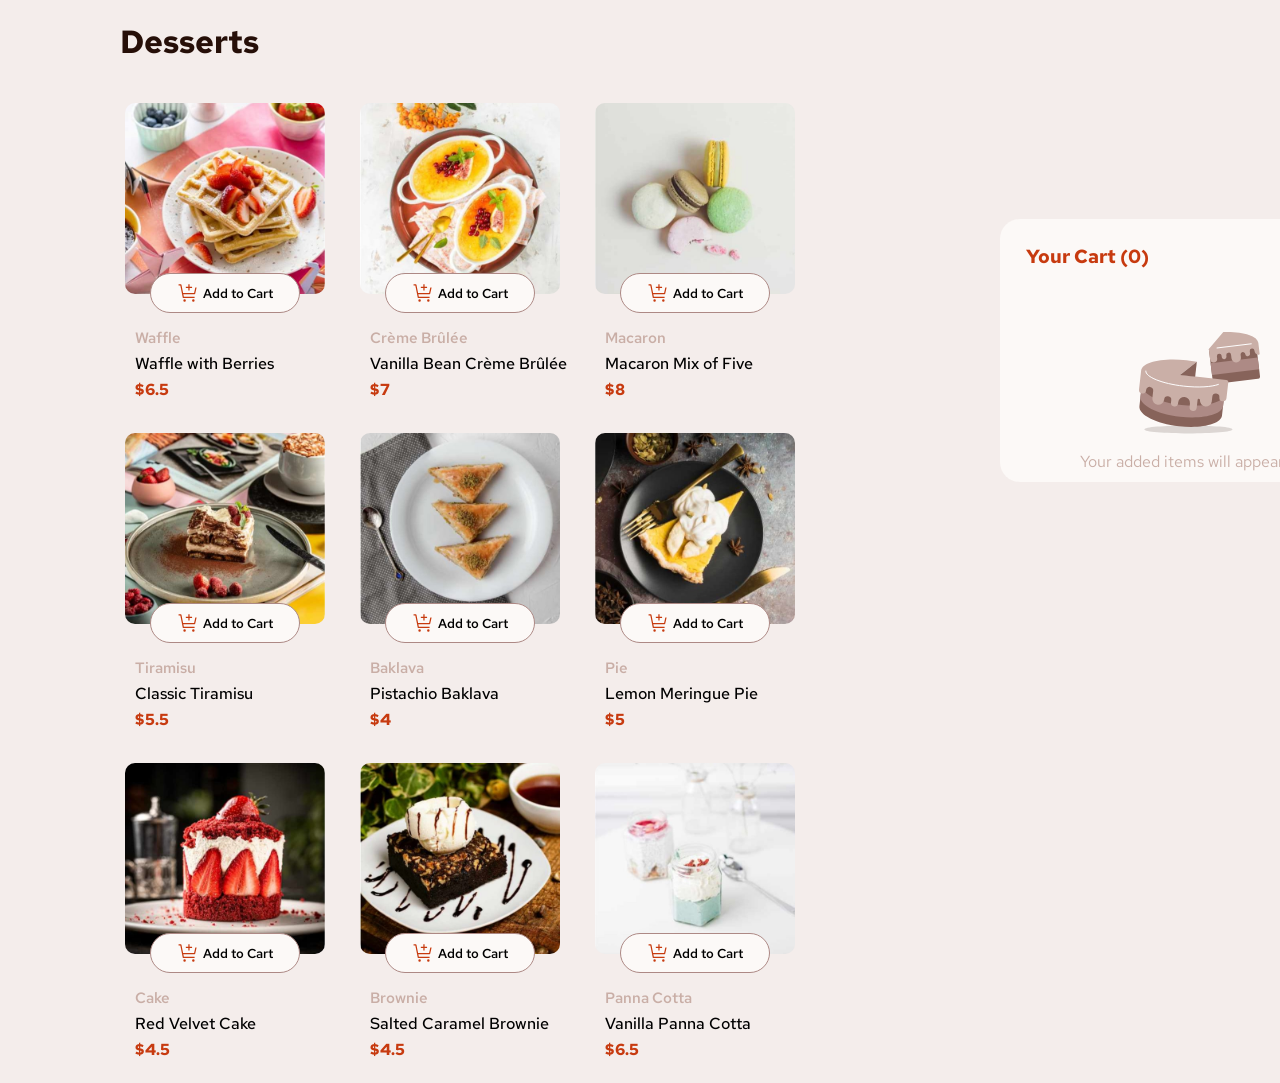
<file: index.html>
<!doctype html>
<html lang="pt-br">
  <head>
    <meta charset="UTF-8" />
    <meta name="viewport" content="width=device-width, initial-scale=1.0" />
    <title>List Cart</title>
    <!-- style -->
    <link rel="stylesheet" href="/Css/style.css" />
    <!-- Script -->
    <script src="/Js/script.js" defer></script>
  </head>
  <body>
    <div id="container">
      <h1 id="title">Desserts</h1>
      <div id="div-items"></div>
    </div>

    <div id="Carrinho">
      <h3 id="title-cart">Your Cart (<span id="qnt-items">0</span>)</h3>

      <div id="sem-item">
        <i id="img-bolo"
          ><img src="/assets/images/illustration-empty-cart.svg" alt=""
        /></i>
        <p id="p-cart">Your added items will appear here</p>
      </div>

      <div id="com-item">
        <div id="div-items-description"></div>

        <div id="div-total">
          <p id="p-total">Order total</p>
          <h2 id="dolar-h2">
            $
            <h2 id="total">0</h2>
          </h2>
        </div>

        <div id="div-carbon">
          <i id="carbon-icon"
            ><img src="/assets/images/icon-carbon-neutral.svg"
          /></i>
          <p id="p-carbon">
            This is a <span id="carbon">carbon-neutral</span> delivery
          </p>
        </div>

        <button id="btn-confirm">Confirme Order</button>
      </div>
    </div>

    <div id="container-confirmed">
      <i id="icon-confirm"
        ><img src="/assets/images/icon-order-confirmed.svg" alt=""
      /></i>
      <h1 id="title-confirm">Order Confirmed</h1>
      <p id="p-After-Title">We hope you enjoy your food</p>

      <div id="div-description-confirm">
        <div id="div-items-confirm"></div>
        <div id="div-total-confirm">
          <p>Order Total</p>
          <h2 id="dolar-total-confirm">
            $
            <h2 id="total-confirm">0</h2>
          </h2>
        </div>
      </div>
      <form id="form-submit">
        <input id="btn-submit" type="submit" value="Start New Order" />
      </form>
    </div>
  </body>
</html>
</file>
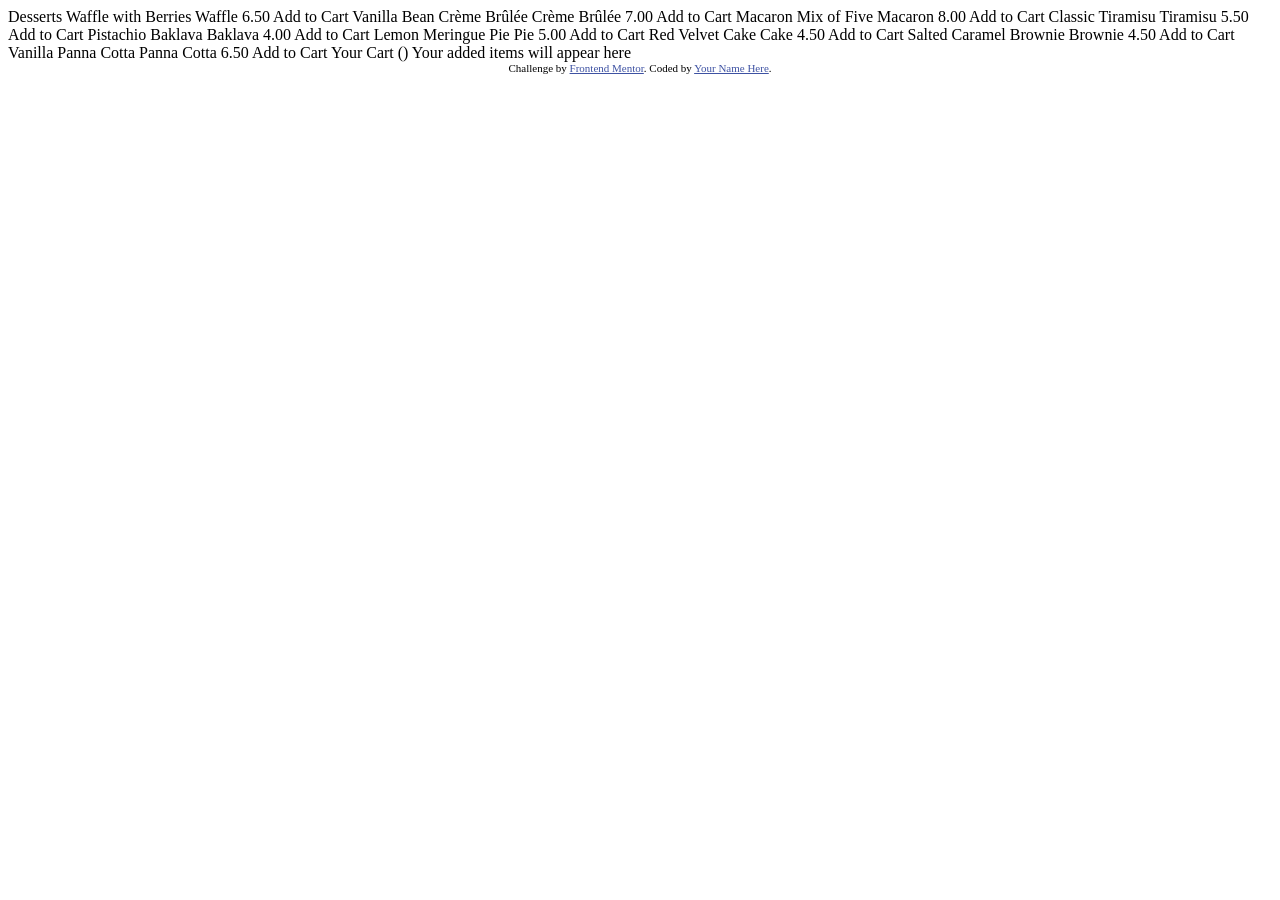
<file: index2.html>
<!DOCTYPE html>
<html lang="en">
<head>
  <meta charset="UTF-8">
  <meta name="viewport" content="width=device-width, initial-scale=1.0"> <!-- displays site properly based on user's device -->

  <link rel="icon" type="image/png" sizes="32x32" href="./assets/images/favicon-32x32.png">
  
  <title>Frontend Mentor | Product list with cart</title>

  <!-- Feel free to remove these styles or customise in your own stylesheet 👍 -->
  <style>
    .attribution { font-size: 11px; text-align: center; }
    .attribution a { color: hsl(228, 45%, 44%); }
  </style>
</head>
<body>

  Desserts

  Waffle with Berries
  Waffle
  6.50
  Add to Cart

  Vanilla Bean Crème Brûlée
  Crème Brûlée
  7.00
  Add to Cart

  Macaron Mix of Five
  Macaron
  8.00
  Add to Cart

  Classic Tiramisu
  Tiramisu
  5.50
  Add to Cart

  Pistachio Baklava
  Baklava
  4.00
  Add to Cart

  Lemon Meringue Pie
  Pie
  5.00
  Add to Cart

  Red Velvet Cake
  Cake
  4.50
  Add to Cart

  Salted Caramel Brownie
  Brownie
  4.50
  Add to Cart

  Vanilla Panna Cotta
  Panna Cotta
  6.50
  Add to Cart

  Your Cart (<!-- Quantity -->)
  Your added items will appear here

  <div class="attribution">
    Challenge by <a href="https://www.frontendmentor.io?ref=challenge">Frontend Mentor</a>. 
    Coded by <a href="#">Your Name Here</a>.
  </div>
</body>
</html>
</file>
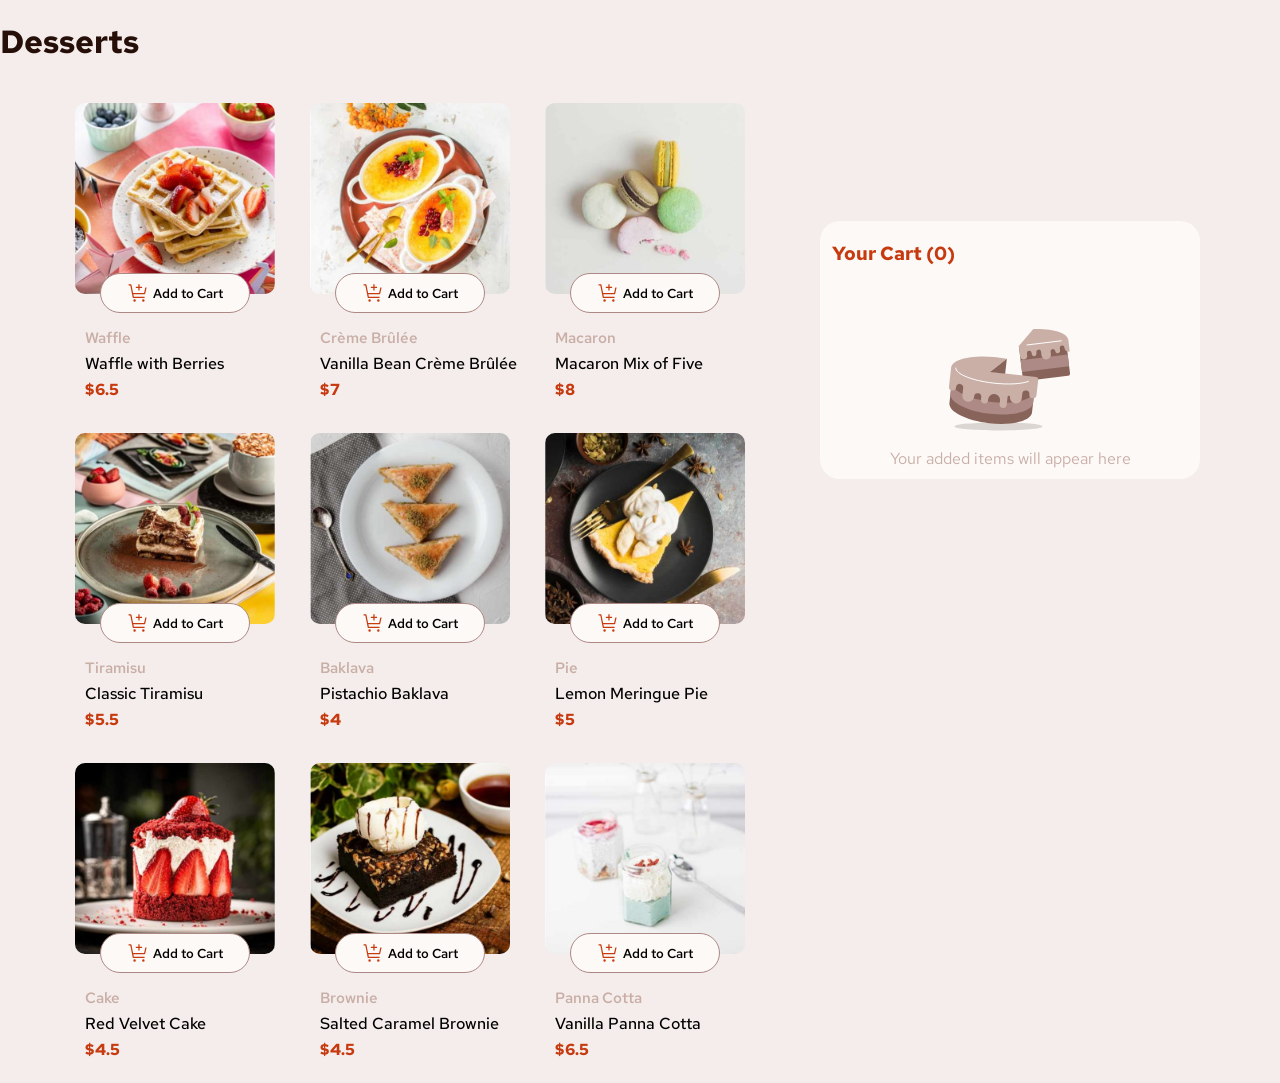
<file: test.html>
<!DOCTYPE html>
<html lang="pt-br">
<head>
    <meta charset="UTF-8">
    <meta name="viewport" content="width=device-width, initial-scale=1.0">
    <title>Teste</title>
    <style>
        * {
            padding: 0;
            margin: 0;
            box-sizing: border-box;
        }

        body {
            display: flex;
            justify-content: space-evenly;
            align-items: center;
            height: 100vh;
            background-color: hsl(13, 31%, 94%);
        }

        @font-face {
            font-family: "ItalicVar";
            src: url('/assets/fonts/RedHatText-Italic-VariableFont_wght.ttf') format(truetype);
        }

        @font-face {
            font-family: "varFont";
            src: url('/assets/fonts/RedHatText-VariableFont_wght.ttf') format(truetype);
        }

        #container {
            display: flex;
            justify-content: start;
            flex-direction: column;
            width: 900px;
            height: 100vh;
        }

        #title {
            margin-top: 20px;
            font-family: varFont;
            color: hsl(14, 65%, 9%);

        }

        #div-items {
            display: flex;
            flex-wrap: wrap;
            gap: 10px;
            justify-content: space-evenly;
            width: 900px;
            max-width: 80%;
            height: 90vh;
            margin-top: 40px;
            margin-left: 50px;
            /* background-color: hsl(13, 31%, 94%); */
            /* border: 1px solid red; */
        }

        .item {
            /* border: 1px solid red; */
            width: 200px;
            height: 320px;
        }

        .img-items {
            max-width: 200px;
            border-radius: 10px;
        } 

        .button-add {
            width: 150px;
            height: 40px;
            position: relative;
            bottom: 25px;
            left: 25px;
            display: flex;
            flex-direction: row;
            align-items: center;
            justify-content: center;
            font-family: varFont;
            font-weight: 500;
            border-radius: 20px;
            border: 1px solid hsl(7, 20%, 60%);
            background-color: hsl(20, 50%, 98%);
        }

        .button-add:hover{
            background-color: hsl(0, 2%, 91%);
        }

        .icon-add {
            margin: 13px 4px 10px 0;
        }

        .button-quanty {
            width: 150px;
            height: 40px;
            position: relative;
            bottom: 25px;
            left: 25px;
            display: none;
            flex-direction: row;
            align-items: center;
            justify-content: space-around;
            background-color: hsl(14, 86%, 42%);
            color: hsl(20, 50%, 98%);
            border-radius: 20px;
            border: 0;
            font-family: varFont;
            font-weight: 500;
        }

        .icons-quanty {
            border: 1.6px solid hsl(20, 50%, 98%);
            height: 22px;
            width: 22px;
            border-radius:100px;
            display: flex;
            align-items: center;
            justify-content: center;
        }

        .espace-description {
            margin-bottom: 5px;
            position: relative;
            bottom: 10px;
            left: 10px;
            font-family: varFont;
        }

        .type {
            font-size: 15px;
            font-weight: 500;
            color: hsl(14, 25%, 72%);
        }

        .name-item {
            font-weight: 460;
        }

        .value {
            font-weight: 700;
            color: hsl(14, 86%, 42%);
        }
        
        #Carrinho {
            height: auto;
            width: 400px;
            position: relative;
            bottom: 100px;
            right: 80px;
            display: flex;
            flex-direction: column;
            align-items: center;
            padding: 10px;
            background-color: hsl(20, 50%, 98%);
            border-radius: 20px;
        }

        #sem-item {
            display: flex;
            flex-direction: column;
            align-items: center;
        }

        #title-cart {
            position: relative;
            right: 117px;
            top: 10px;
            font-family: varFont;
            font-weight: 700;
            color: hsl(14, 86%, 42%);
            margin-bottom: 60px;
        }

        #p-cart {
            font-family: varFont;
            color: hsl(14, 25%, 72%);
        }

        #com-item {
           display: none;
           flex-direction: column;
           align-items: center;
           justify-content: space-evenly; 
           /* border: 1px solid red; */
           width: 100%;
           position: relative;
           bottom: 30px;
        }

        #div-items-description {
            width: 100%;
            height: 90px;
            overflow-y: auto;
            display: flex;
            align-items: center;
            flex-direction: column;
        }

        .description-add {
            width: 90%;
            display: flex;
            flex-direction: column;
            height: 50px;
            border-bottom: 1.8px solid hsla(0, 0%, 20%, 0.525);
        }

        .name-add {
            font-family: varFont;
            font-weight: 600;
            font-size: 15px;
        }

        .font-value{
            font-family: varFont;
            font-size: 14px;
            font-weight: 650;
        }

        .quanty-add {
            color: hsl(14, 86%, 42%);
        }

        .value {
            color: hsl(14, 86%, 42%);;
        }

        .dolar{
            color: hsl(14, 86%, 42%);
            position: relative;
            left: 13px;
            display: flex;
            flex-direction: row;

        }

        .principal-value-add {
            color: hsla(0, 0%, 2%, 0.489);
        }

        .div-valores {
            display: flex;
            flex-direction: row;
            justify-content: space-evenly;
            max-width: 180px;
            position: relative;
            top: 5px;
            right: 18px;
        }

        .btn-delete{
            width: 16px;
            height:16px;
            border-radius: 8px;
            border: 1px solid hsl(14, 25%, 72%);
            background-color: hsl(20, 50%, 98%);
            position: relative;
            left: 320px;
            bottom: 20px
        }

        .btn-delete:hover {
            background-color: hsl(0, 0%, 93%);
            color: hsl(0, 0%, 93%);
        }

        #div-total {
            width: 90%;
            display: flex;
            flex-direction: row;
            justify-content: space-between;
            margin-top: 30px;
            align-items: center;
            position: relative;
            margin-bottom: 20px;
            font-family: varFont;
            color: rgb(36, 36, 36);
        }

        #dolar-h2 {
            position: relative;
            left: 105px;
        }

        #div-carbon {
            width: 90%;
            height: 40px;
            display: flex;
            flex-direction: row;
            align-items: center;
            justify-content: center;
            background-color: hsl(13, 31%, 94%);
            /* border: 1px solid red; */
            border-radius: 10px;
            font-family: varFont;
        }

        #carbon {
            font-weight: bold;
        }

        #btn-confirm {
            width: 90%;
            height: 50px;
            position: relative;
            top: 25px;
            border-radius: 25px;
            border: none;
            font-family: varFont;
            font-weight: 500;
            font-size: 15px;
            background-color: hsl(14, 86%, 42%);
            color: hsl(20, 50%, 98%);
        }

        #btn-confirm:hover {
            background-color: hsl(14, 87%, 37%);            
        }
</style>

</head>
<body>
    
    <div id="container">
        <h1 id="title">Desserts</h1>
        <div id="div-items">
        </div>
    </div>    

    <div id="Carrinho">
        <h3 id="title-cart">Your Cart (<span id="qnt-items">0</span>)</h3>
        
        <div id="sem-item">
            <i id="img-bolo"><img src="/assets/images/illustration-empty-cart.svg" alt=""></i>
            <p id="p-cart">Your added items will appear here</p>
        </div>

        <div id="com-item">
            <div id="div-items-description">
                <!-- <div class="description-add">
                    <p class="name-add">Waffle with Berries</p>
                    <div class="div-valores">    
                        <p class="quanty-add font-value">1x</p>
                        <p class="principal-value-add font-value">@ 6.50</p>
                        <p class="dolar font-value">$<p class=" value font-value">1</p></p>
                    </div>
                    <button class="btn-delete"><i><img src="/assets/images/icon-remove-item.svg"></i></button>
                </div> -->

            </div>    
        
            <div id="div-total">
                <p id="p-total">Order total</p>
                <h2 id="dolar-h2">$<h2 id="total">0</h2></h2>
            </div>
        
            <div id="div-carbon">
                <i id="carbon-icon"><img src="/assets/images/icon-carbon-neutral.svg"></i>
                <p id="p-carbon">This is a <span id="carbon">carbon-neutral</span> delivery</p>
            </div>
        
            <button id="btn-confirm">Confirme Order</button>
        </div>
    </div>

    <script>

        function carregar() {
            fetch('data.json')
                .then(response => response.json())
                .then(data => {
                    const container = document.querySelector("#div-items");

                    data.map(item => {
                        const Item = document.createElement("div");
                        Item.classList.add("item");

                        const img = document.createElement("img");
                        img.src = item.image.desktop
                        img.classList.add("img-items");

                        //inicio botão add
                        const btnAdd = document.createElement("button");
                        btnAdd.classList.add("button-add");
                        btnAdd.id = item.category;

                        const iCart = document.createElement("i");
                        iCart.classList.add("icon-add");

                        const iconCart = document.createElement("img");
                        iconCart.src = "/assets/images/icon-add-to-cart.svg";

                        const pAdd = document.createElement("p");
                        pAdd.textContent = "Add to Cart";
                        
                        iCart.appendChild(iconCart);
                        btnAdd.appendChild(iCart);
                        btnAdd.appendChild(pAdd);

                        //Fim botão add

                        const pType = document.createElement("p");
                        pType.textContent = item.category;
                        pType.classList.add("type");//espace-description
                        pType.classList.add("espace-description");
                        
                        const pName = document.createElement("p");
                        pName.textContent = item.name;
                        pName.classList.add("name-item");// espace-description
                        pName.classList.add("espace-description");
                        
                        const pPrice = document.createElement("p");
                        pPrice.textContent = `$${item.price}`;
                        pPrice.classList.add("value");//espace-description
                        pPrice.classList.add("espace-description");

                        //inicio do botão Quantidade
                        const btnQuanty = document.createElement("button");
                        btnQuanty.classList.add("button-quanty");
                        btnQuanty.id = item.quanty;
                        // const nome = document.createElement("");

                        const iDecrement = document.createElement("i");
                        iDecrement.classList.add("icon-decrement");//icons-quanty
                        iDecrement.classList.add("icons-quanty");//icons-quanty
                        iDecrement.id = "icon-decrement"

                        const imgMenos = document.createElement("img");
                        imgMenos.src = "/assets/images/icon-decrement-quantity.svg";

                        let pQuanty = document.createElement("p");
                        pQuanty.classList.add("quanty-number");
                        pQuanty.id = "quanty-Number"
                        pQuanty.textContent = "0"

                        const iIncrement = document.createElement("i");
                        iIncrement.classList.add("icon-Increment");// icons-quanty
                        iIncrement.classList.add("icons-quanty");// icons-quanty
                        iIncrement.id = "icon-increment"

                        const imgMais = document.createElement("img");
                        imgMais.src = "/assets/images/icon-increment-quantity.svg";
                        
                        iDecrement.appendChild(imgMenos);
                        iIncrement.appendChild(imgMais);

                        btnQuanty.appendChild(iDecrement);
                        btnQuanty.appendChild(pQuanty);
                        btnQuanty.appendChild(iIncrement);

                        //Fim botão
                        Item.appendChild(img);
                        Item.appendChild(btnAdd);
                        Item.appendChild(btnQuanty);
                        Item.appendChild(pType);
                        Item.appendChild(pName);
                        Item.appendChild(pPrice);

                        container.appendChild(Item)
                        
                        btnAdd.addEventListener("click", () => {
                            btnQuanty.style.display = "flex";
                            btnAdd.style.display = "none"
                            const semItem = document.querySelector("#sem-item");
                            const comItem = document.querySelector("#com-item");
                            semItem.style.display = "none";
                            comItem.style.display = "flex";


                            const descriptionPai = document.querySelector("#div-items-description") 

                            const descriptionCard = document.createElement("div");
                            descriptionCard.classList.add("description-add");
                            descriptionCard.id = "descriptionCard"

                            const nameDescription = document.createElement("p");
                            nameDescription.classList.add("name-add");
                            nameDescription.textContent = pName.textContent;

                            const divValues = document.createElement("div");
                            divValues.classList.add("div-valores")
                            
                            let quantyDescription = document.createElement("p");
                            quantyDescription.classList.add("quanty-add");
                            quantyDescription.classList.add("font-value");
                            quantyDescription.textContent = `x0`;

                            const originalValue = document.createElement("p");
                            originalValue.classList.add("principal-value-add");
                            originalValue.classList.add("font-value");
                            originalValue.textContent = pPrice.textContent;
                            
                            let totalItem = document.createElement("p");
                            totalItem.classList.add("value");
                            totalItem.classList.add("font-value");
                            totalItem.textContent = `0`;

                            let dolar = document.createElement("p");
                            dolar.textContent = "$";
                            dolar.classList.add("dolar");
                            dolar.classList.add("font-value")
                            dolar.appendChild(totalItem)


                            const btnDelete = document.createElement("button");
                            btnDelete.classList.add("btn-delete");

                            const iDelete = document.createElement("i");

                            const imgDelete = document.createElement("img");
                            imgDelete.src = "/assets/images/icon-remove-item.svg";


                            divValues.appendChild(quantyDescription);
                            divValues.appendChild(originalValue);
                            // divValues.appendChild(totalItem);
                            divValues.appendChild(dolar);

                            iDelete.appendChild(imgDelete);
                            btnDelete.appendChild(iDelete);

                            descriptionCard.appendChild(nameDescription);
                            descriptionCard.appendChild(divValues);
                            descriptionCard.appendChild(btnDelete);

                            descriptionPai.appendChild(descriptionCard);
                            
                            iIncrement.addEventListener("click", () => {
                                pQuanty.textContent = Number(pQuanty.textContent) + 1;
                                quantyDescription.textContent = `x${pQuanty.textContent}`;
                                const calcTotal = Number(pQuanty.textContent) * item.price;
                                totalItem.textContent = calcTotal;
                                const Total = document.querySelector("#total");
                                const calc = Number(Total.textContent) + item.price;
                                Total.textContent = calc;
                                const titleQnt = document.querySelector("#qnt-items")
                                titleQnt.textContent = pQuanty.textContent;
                            })

                            iDecrement.addEventListener("click", () => {
                                if (Number(pQuanty.textContent) >= 1){
                                    pQuanty.textContent = Number(pQuanty.textContent) - 1;
                                    quantyDescription.textContent = `x${pQuanty.textContent}`;                                                                   
                                    totalItem.textContent = Number(totalItem.textContent) - item.price;                                      
                                    const Total = document.querySelector("#total");
                                    const calc = Number(Total.textContent) - item.price;
                                    Total.textContent = calc;
                                    const titleQnt = document.querySelector("#qnt-items")
                                    titleQnt.textContent = pQuanty.textContent;
                                }else{
                                    pQuanty.textContent = 0;
                                    quantyDescription.textContent = `x${pQuanty.textContent}`
                                    totalItem.textContent = 0
                                }
                                // totalItem.textContent = `$${Number(totalItem.textContent) / Number(pQuanty.textContent)}`;
                            })
                            // btnDelete.addEventListener("click", () => {
                            //     // 1. Remove o card
                            //     descriptionCard.remove();

                            //     // 2. Zera total
                            //     const Total = document.querySelector("#total");
                            //     Total.textContent = 0;

                            //     // 3. Zera contador do título
                            //     const titleQnt = document.querySelector("#qnt-items");
                            //     titleQnt.textContent = 0;

                            //     // 4. Volta para "sem item"
                            //     const semItem = document.querySelector("#sem-item");
                            //     const comItem = document.querySelector("#com-item");

                            //     semItem.style.display = "none";
                            //     comItem.style.display = "flex";

                            //     // 5. Reset do produto
                            //     pQuanty.textContent = 0;
                            //     btnQuanty.style.display = "none";
                            //     btnAdd.style.display = "flex";
                            // });


                            // btnDelete.addEventListener("click", () => {
                            // descriptionCard.remove();

                            // // opcional: reset visual
                            // btnQuanty.style.display = "none";
                            // btnAdd.style.display = "flex";
                            // });
                        })
                    })
                })
        }



        /*            
        <div id="div-items-description">
            <div class="description-add">
                <p class="name-add">Waffle with Berries</p>
                <div class="div-valores">    
                    <p class="quanty-add font-value">1x</p>
                    <p class="principal-value-add font-value">@ 6.50</p>
                    <p class=" value font-value">$6.50</p>
                </div>
                <button class="btn-delete"><i><img src="/assets/images/icon-remove-item.svg"></i></button>
            </div>
        </div> */
        carregar()
    </script>
</body>
</html>
</file>
<file: Css/style.css>
* {
    padding: 0;
    margin: 0;
    box-sizing: border-box;
}

body {
    display: flex;
    justify-content: space-evenly;
    align-items: center;
    height: 100vh;
    background-color: hsl(13, 31%, 94%);
    position: absolute;
}

@font-face {
    font-family: "ItalicVar";
    src: url('/assets/fonts/RedHatText-Italic-VariableFont_wght.ttf') format(truetype);
}

@font-face {
    font-family: "varFont";
    src: url('/assets/fonts/RedHatText-VariableFont_wght.ttf') format(truetype);
}

#container {
    display: flex;
    justify-content: start;
    flex-direction: column;
    width: 900px;
    height: 100vh;
}

#title {
    margin-top: 20px;
    margin-left: 120px;
    font-family: varFont;
    color: hsl(14, 65%, 9%);

}

#div-items {
    display: flex;
    flex-wrap: wrap;
    gap: 10px;
    justify-content: space-evenly;
    width: 900px;
    max-width: 80%;
    height: 90vh;
    margin-top: 40px;
    margin-left: 100px;
}

.item {
    width: 200px;
    height: 320px;
}

.img-items {
    max-width: 200px;
    border-radius: 10px;
} 

.button-add {
    width: 150px;
    height: 40px;
    position: relative;
    bottom: 25px;
    left: 25px;
    display: flex;
    flex-direction: row;
    align-items: center;
    justify-content: center;
    font-family: varFont;
    font-weight: 500;
    border-radius: 20px;
    border: 1px solid hsl(7, 20%, 60%);
    background-color: hsl(20, 50%, 98%);
}

.button-add:hover{
    background-color: hsl(0, 2%, 91%);
}

.icon-add {
    margin: 13px 4px 10px 0;
}

.button-quanty {
    width: 150px;
    height: 40px;
    position: relative;
    bottom: 25px;
    left: 25px;
    display: none;
    flex-direction: row;
    align-items: center;
    justify-content: space-around;
    background-color: hsl(14, 86%, 42%);
    color: hsl(20, 50%, 98%);
    border-radius: 20px;
    border: 0;
    font-family: varFont;
    font-weight: 500;
}

.icons-quanty {
    border: 1.6px solid hsl(20, 50%, 98%);
    height: 22px;
    width: 22px;
    border-radius:100px;
    display: flex;
    align-items: center;
    justify-content: center;
}

.espace-description {
    margin-bottom: 5px;
    position: relative;
    bottom: 10px;
    left: 10px;
    font-family: varFont;
}

.type {
    font-size: 15px;
    font-weight: 500;
    color: hsl(14, 25%, 72%);
}

.name-item {
    font-weight: 460;
}

.value {
    font-weight: 700;
    color: hsl(14, 86%, 42%);
}

#Carrinho {
    height: auto;
    width: 400px;
    position: relative;
    bottom: 100px;
    left: 100px;
    z-index: 2;
    display: flex;
    flex-direction: column;
    align-items: center;
    padding: 10px;
    background-color: hsl(20, 50%, 98%);
    border-radius: 20px;
}

#sem-item {
    display: flex;
    flex-direction: column;
    align-items: center;
}

#title-cart {
    font-family: varFont;
    font-weight: 700;
    color: hsl(14, 86%, 42%);
    margin-top: 15px;
    margin-bottom: 50px;
    margin-right: 225px;
}

#p-cart {
    font-family: varFont;
    color: hsl(14, 25%, 72%);
}

#com-item {
    display: none;
    flex-direction: column;
    align-items: center;
    justify-content: space-evenly; 
    width: 100%;
    position: relative;
    bottom: 30px;
}

#div-items-description {
    width: 100%;
    height: 90px;
    overflow-y: auto;
    display: flex;
    align-items: center;
    flex-direction: column;
}

.description-add {
    width: 90%;
    display: flex;
    flex-direction: column;
    height: 50px;
    border-bottom: 1.8px solid hsla(0, 0%, 20%, 0.525);
}

.name-add {
    font-family: varFont;
    font-weight: 600;
    font-size: 15px;
}

.font-value{
    font-family: varFont;
    font-size: 14px;
    font-weight: 650;
}

.quanty-add {
    color: hsl(14, 86%, 42%);
}

.value {
    color: hsl(14, 86%, 42%);;
}

.dolar{
    color: hsl(14, 86%, 42%);
    position: relative;
    left: 13px;
    display: flex;
    flex-direction: row;
}

.principal-value-add {
    color: hsla(0, 0%, 2%, 0.489);
}

.div-valores {
    display: flex;
    flex-direction: row;
    justify-content: space-evenly;
    max-width: 180px;
    position: relative;
    top: 5px;
    right: 18px;
}

.btn-delete{
    width: 16px;
    height:16px;
    border-radius: 8px;
    border: 1px solid hsl(14, 25%, 72%);
    background-color: hsl(20, 50%, 98%);
    position: relative;
    left: 320px;
    bottom: 20px
}

.btn-delete:hover {
    background-color: hsl(0, 0%, 93%);
    color: hsl(0, 0%, 93%);
}

#div-total {
    width: 90%;
    display: flex;
    flex-direction: row;
    justify-content: space-between;
    margin-top: 30px;
    align-items: center;
    position: relative;
    margin-bottom: 20px;
    font-family: varFont;
    color: rgb(36, 36, 36);
}

#dolar-h2 {
    position: relative;
    left: 90px;
}

#div-carbon {
    width: 90%;
    height: 40px;
    display: flex;
    flex-direction: row;
    align-items: center;
    justify-content: center;
    background-color: hsl(13, 31%, 94%);
    border-radius: 10px;
    font-family: varFont;
}

#carbon {
    font-weight: bold;
}

#btn-confirm {
    width: 90%;
    height: 50px;
    position: relative;
    top: 25px;
    border-radius: 25px;
    border: none;
    font-family: varFont;
    font-weight: 500;
    font-size: 15px;
    background-color: hsl(14, 86%, 42%);
    color: hsl(20, 50%, 98%);
}

#btn-confirm:hover {
    background-color: hsl(14, 87%, 37%);            
}



#container-confirmed {
    position: relative;
    right: 730px;
    z-index: 1;
    width: 450px;
    height: 500px;
    display: none;
    flex-direction: column;
    justify-content: space-evenly;
    padding: 40px;
    background-color: hsl(20, 50%, 98%);
    border-radius: 20px;
}

#title-confirm{
    font-family: varFont;
    color: hsl(14, 65%, 9%);
}

#p-After-Title {
    font-family: varFont;
}

#div-description-confirm {
    width: 100%;
    height: 200px;
    display: flex;
    flex-direction: column;
    gap: 20px;
    padding: 20px;
    background-color: hsl(13, 31%, 94%);
    border-radius: 20px;
}

#div-items-confirm {
    display: flex;
    flex-direction: column;
    justify-content: space-around;
    overflow-y: auto;
    overflow-x: none;
    width: 100%;
    height: 200px;
}

.items-confirm {
    width: 95%;
    display: flex;
    flex-direction: row;
    padding-bottom: 13px;
    font-family: varFont;
    border-bottom: 1px solid hsla(0, 0%, 20%, 0.525);
    margin-bottom: 5px;
}

.img-confirm {
    max-width: 40px;
    border-radius: 5px;
}

.description-confirm {
    display: flex;
    flex-direction: row;
    position: relative;
    right: 17px;
}

.div-valores-confirm {
    width: 70px;
    display: flex;
    flex-direction: row;
    justify-content: space-evenly;
}

.description-confirm {
    display: flex;
    flex-direction: row;
    justify-content: space-around;
    align-items: center;
    width: 100%;
}

.description-d {
    display: flex;
    flex-direction: column;
    justify-content: space-between;
    height: 40px;
}

.dolar-confirm {
    position: sticky;
    left: 270px;
    display: flex;
    flex-direction: row;

} 

#div-total-confirm {
    width: 100%;
    display: flex;
    flex-direction: row;
    justify-content: space-between;
    align-items: center;
}

#div-total-confirm p {
    font-family: varFont;
}

#dolar-total-confirm {
    position: relative;
    left: 90px;
    font-family: varFont;
}

#total-confirm {
    font-family: varFont;
}

#btn-submit {
    width: 100%;
    height: 40px;
    border-radius: 20px;
    border: none;
    background-color: hsl(14, 86%, 42%);
    color: #fff;
    font-family: varFont;

}

#btn-submit:hover {
    background-color: hsla(14, 86%, 42%, 0.874);
}

#form-submit {
    width: 100%;
}

.name-confirm {
    font-size: 15px;
}
</file>
